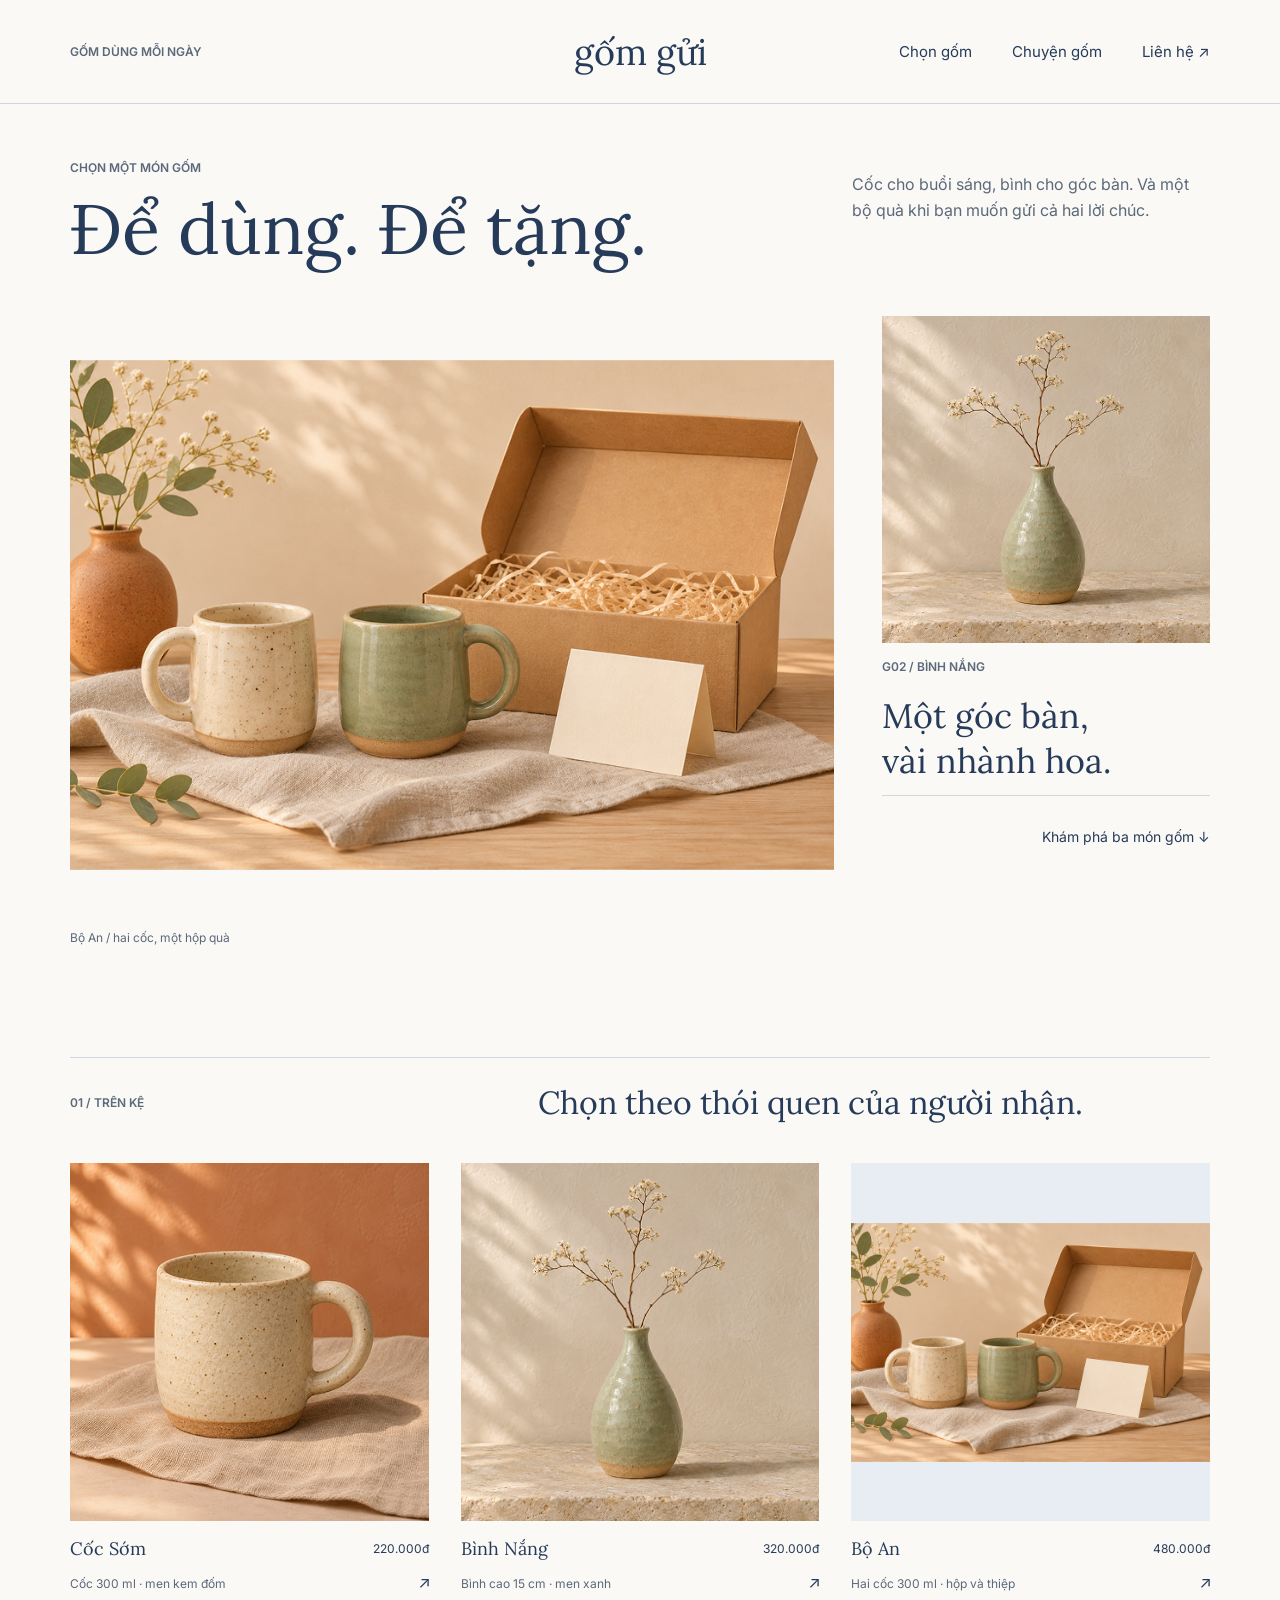
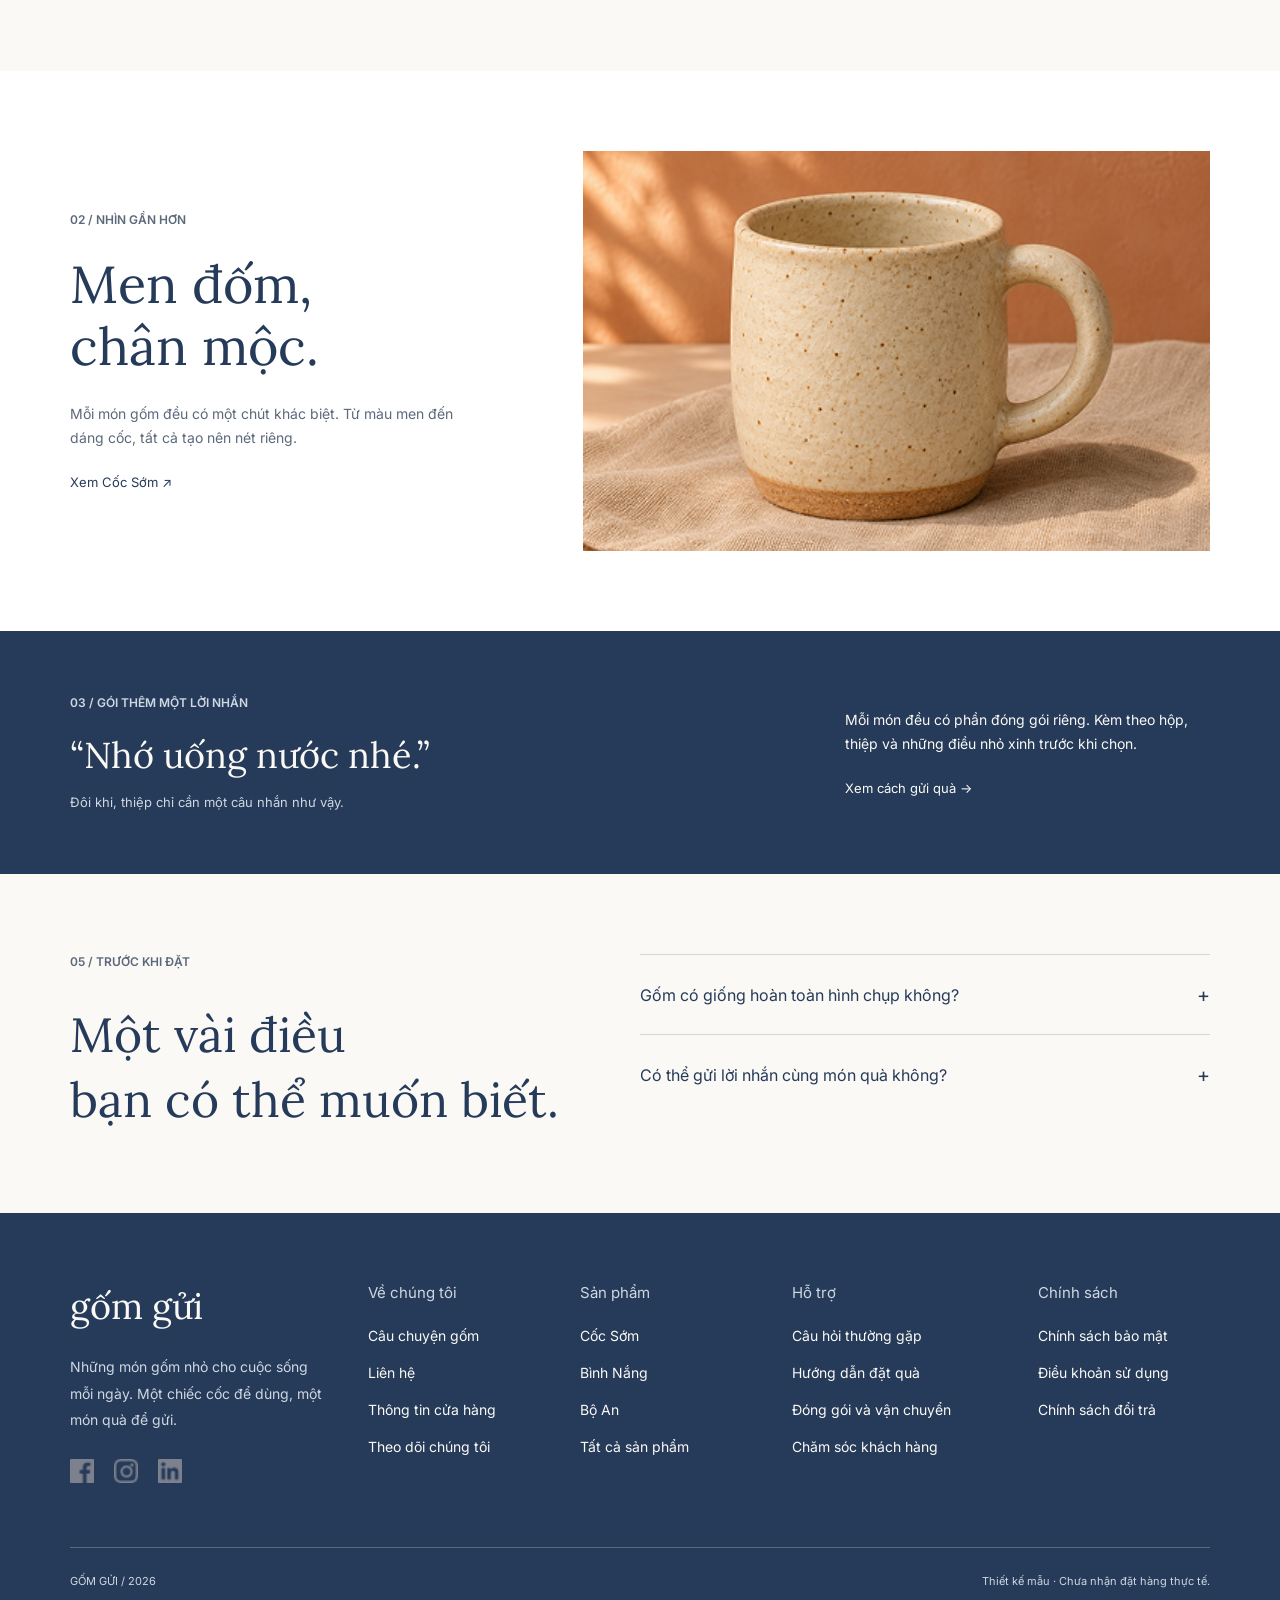
<file: index.html>
<!DOCTYPE html>
<html lang="vi">

<head>
    <meta charset="UTF-8">
    <meta name="viewport" content="width=device-width, initial-scale=1.0">
    <title>Gốm Gửi</title>
    <link rel="stylesheet" href="style.css">
    <link href="https://fonts.googleapis.com/css2?family=Inter:wght@400;600&family=Lora:wght@400&display=swap"
        rel="stylesheet">
</head>

<body>
    <div class="page">

        <header class="header">
            <p class="header-note">GỐM DÙNG MỖI NGÀY</p>
            <a href="#" class="logo">gốm gửi</a>
            <nav class="menu">
                <a href="#chon-gom">Chọn gốm</a>
                <a href="#chuyen-gom">Chuyện gốm</a>
                <a href="#lien-he">Liên hệ ↗</a>
            </nav>
        </header>

        <main>
            <section class="hero">
                <div class="hero-top">
                    <div class="hero-title">
                        <p class="small-title">CHỌN MỘT MÓN GỐM</p>
                        <h1>Để dùng. Để tặng.</h1>
                    </div>
                    <p class="hero-description">
                        Cốc cho buổi sáng, bình cho góc bàn.
                        Và một bộ quà khi bạn muốn gửi cả hai lời chúc.
                    </p>
                </div>

                <div class="hero-content">
                    <div class="main-image">
                        <img src="images/bo-an.png" alt="Bộ An">
                        <p class="image-note">Bộ An / hai cốc, một hộp quà</p>
                    </div>
                    <div class="side-content">
                        <img src="images/binh-nang.png" alt="Bình Nắng">
                        <p class="product-code">G02 / BÌNH NẮNG</p>
                        <h2>Một góc bàn,<br>vài nhành hoa.</h2>

                        <div class="side-line"></div>
                        <a href="#chon-gom" class="view-more">Khám phá ba món gốm ↓</a>
                    </div>
                </div>
            </section>

            <section class="product-section" id="chon-gom">
                <div class="section-top">
                    <p>01 / TRÊN KỆ</p>
                    <h2>Chọn theo thói quen của người nhận.</h2>
                </div>

                <div class="product-list">
                    <div class="product-item">
                        <a href="coc-som.html" class="product-image-link">
                            <img src="images/coc-gom.png" alt="Cốc Sớm">
                        </a>
                        <div class="product-info">
                            <div class="product-name">
                                <h3>
                                    <a href="coc-som.html">Cốc Sớm</a>
                                </h3>
                                <p>220.000đ</p>
                            </div>
                            <div class="product-description">
                                <p>Cốc 300 ml · men kem đốm</p>
                                <a href="coc-som.html" class="product-arrow">
                                    <img src="images/arrow-up-right.png" alt="Xem Cốc Sớm">
                                </a>
                            </div>
                        </div>
                    </div>

                    <div class="product-item">
                        <a href="binh-nang.html" class="product-image-link">
                            <img src="images/binh-xanh.png" alt="Bình Nắng">
                        </a>
                        <div class="product-info">
                            <div class="product-name">
                                <h3>
                                    <a href="binh-nang.html">Bình Nắng</a>
                                </h3>
                                <p>320.000đ</p>
                            </div>
                            <div class="product-description">
                                <p>Bình cao 15 cm · men xanh</p>
                                <a href="binh-nang.html" class="product-arrow">
                                    <img src="images/arrow-up-right.png" alt="Xem Bình Nắng">
                                </a>
                            </div>
                        </div>
                    </div>
                    <div class="product-item">
                        <a href="./bo-an.html" class="product-image-link">
                            <img src="./images/bo-an.png" alt="Bộ An">
                        </a>
                        <div class="product-info">
                            <div class="product-name">
                                <h3><a href="./bo-an.html">Bộ An</a></h3>
                                <p>480.000đ</p>
                            </div>
                            <div class="product-description">
                                <p>Hai cốc 300 ml · hộp và thiệp</p>
                                <a href="./bo-an.html" class="product-arrow">
                                    <img src="./images/arrow-up-right.png" alt="Xem Bộ An">
                                </a>
                            </div>
                        </div>
                    </div>
            </section>

            <section class="detail-section" id="chuyen-gom">
                <div class="detail-content">
                    <p class="section-label">02 / NHÌN GẦN HƠN</p>
                    <h2>Men đốm,<br>chân mộc.</h2>
                    <p>
                        Mỗi món gốm đều có một chút khác biệt.
                        Từ màu men đến dáng cốc, tất cả tạo nên nét riêng.
                    </p>
                    <a href="coc-som.html">Xem Cốc Sớm ↗</a>
                </div>

                <div class="detail-image">
                    <a href="coc-som.html">
                        <img src="images/coc-gom.png" alt="Cốc gốm men đốm">
                    </a>
                </div>
            </section>

            <section class="gift-section" id="gift-section">
                <div class="gift-content">
                    <div>
                        <p class="section-label">03 / GÓI THÊM MỘT LỜI NHẮN</p>
                        <h2>“Nhớ uống nước nhé.”</h2>
                        <p>Đôi khi, thiệp chỉ cần một câu nhắn như vậy.</p>
                    </div>

                    <div class="gift-description">
                        <p>
                            Mỗi món đều có phần đóng gói riêng.
                            Kèm theo hộp, thiệp và những điều nhỏ xinh
                            trước khi chọn.
                        </p>
                        <a href="#faq">Xem cách gửi quà →</a>
                    </div>
                </div>
            </section>

            <section class="faq-section" id="faq">
                <div class="faq-title">
                    <p class="section-label">05 / TRƯỚC KHI ĐẶT</p>
                    <h2>Một vài điều<br>bạn có thể muốn biết.</h2>
                </div>

                <div class="faq-list">
                    <div class="faq-item">
                        <p>Gốm có giống hoàn toàn hình chụp không?</p>
                        <span>+</span>
                    </div>
                    <div class="faq-item">
                        <p>Có thể gửi lời nhắn cùng món quà không?</p>
                        <span>+</span>
                    </div>
                </div>
            </section>
        </main>
        <footer class="footer" id="lien-he">
            <div class="footer-container">
                <div class="footer-intro">
                    <a href="#" class="footer-logo">gốm gửi</a>
                    <p>
                        Những món gốm nhỏ cho cuộc sống mỗi ngày.
                        Một chiếc cốc để dùng, một món quà để gửi.
                    </p>
                    <div class="footer-social">
                        <a href="#"><img src="images/facebook.png" alt="Facebook"></a>
                        <a href="#"><img src="images/instagram.png" alt="Instagram"></a>
                        <a href="#"><img src="images/linkedin.png" alt="TikTok"></a>
                    </div>
                </div>
                <div class="footer-column">
                    <h3>Về chúng tôi</h3>
                    <a href="#chuyen-gom">Câu chuyện gốm</a>
                    <a href="#lien-he">Liên hệ</a>
                    <a href="#">Thông tin cửa hàng</a>
                    <a href="#">Theo dõi chúng tôi</a>
                </div>

                <div class="footer-column">
                    <h3>Sản phẩm</h3>
                    <a href="coc-som.html">Cốc Sớm</a>
                    <a href="binh-nang.html">Bình Nắng</a>
                    <a href="bo-an.html">Bộ An</a>
                    <a href="#chon-gom">Tất cả sản phẩm</a>
                </div>

                <div class="footer-column">
                    <h3>Hỗ trợ</h3>
                    <a href="#faq">Câu hỏi thường gặp</a>
                    <a href="#gift-section">Hướng dẫn đặt quà</a>
                    <a href="#">Đóng gói và vận chuyển</a>
                    <a href="#">Chăm sóc khách hàng</a>
                </div>

                <div class="footer-column">
                    <h3>Chính sách</h3>
                    <a href="#">Chính sách bảo mật</a>
                    <a href="#">Điều khoản sử dụng</a>
                    <a href="#">Chính sách đổi trả</a>
                </div>
            </div>

            <div class="footer-bottom">
                <p>GỐM GỬI / 2026</p>
                <p>Thiết kế mẫu · Chưa nhận đặt hàng thực tế.</p>
            </div>
        </footer>
    </div>
</body>

</html>
</file>
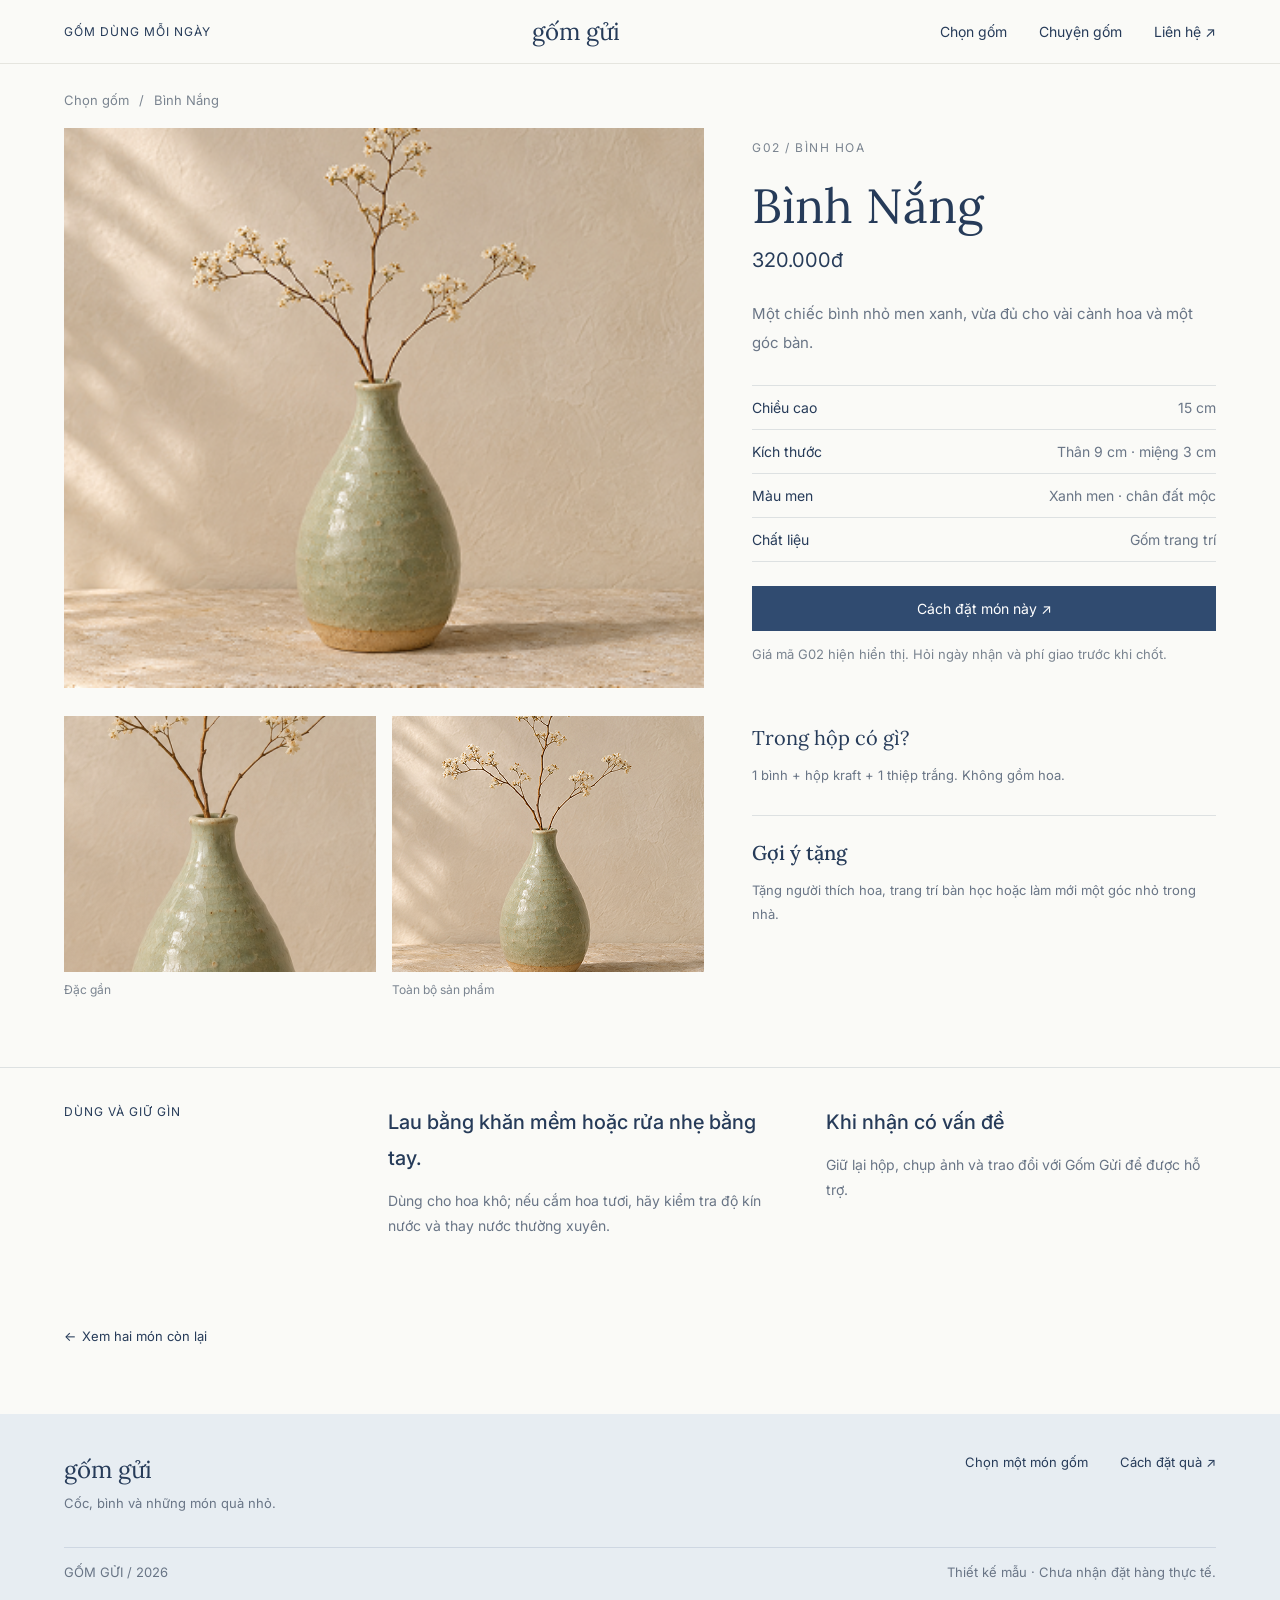
<file: binh-nang.html>
<!DOCTYPE html>
<html lang="vi">
<head>
    <meta charset="UTF-8">
    <meta name="viewport" content="width=device-width, initial-scale=1.0">
    <title>Bình Nắng - Gốm Gửi</title>
    <link rel="stylesheet" href="binh-nang.css">
    <link href="https://fonts.googleapis.com/css2?family=Inter:wght@400;500;600&family=Lora:wght@400;500;600&display=swap" rel="stylesheet">
</head>
<body>
    <div class="page">

        <header class="header">
            <p class="header-note">GỐM DÙNG MỖI NGÀY</p>
            <a href="index.html" class="logo">gốm gửi</a>
            <nav class="menu">
                <a href="index.html#chon-gom">Chọn gốm</a>
                <a href="index.html#chuyen-gom">Chuyện gốm</a>
                <a href="index.html#lien-he">Liên hệ ↗</a>
            </nav>
        </header>

        <main>
            <div class="breadcrumb">
                <a href="index.html">Chọn gốm</a>
                <span>/</span>
                <span>Bình Nắng</span>
            </div>

            <section class="product-detail">
                <div class="product-left">
                    <div class="main-image">
                        <img src="images/binh-nang.png" alt="Bình Nắng">
                    </div>

                    <div class="detail-images">
                        <div class="detail-image">
                            <img src="images/binh-nang-gan.png" alt="Chi tiết Bình Nắng">
                            <p>Đặc gần</p>
                        </div>
                        <div class="detail-image">
                            <img src="images/binh-nang-toan-canh.png" alt="Toàn cảnh Bình Nắng">
                            <p>Toàn bộ sản phẩm</p>
                        </div>
                    </div>
                </div>

                <div class="product-info">
                    <p class="product-code">G02 / BÌNH HOA</p>
                    <h1>Bình Nắng</h1>
                    <p class="price">320.000đ</p>

                    <p class="intro">
                        Một chiếc bình nhỏ men xanh, vừa đủ cho vài cành hoa
                        và một góc bàn.
                    </p>

                    <div class="specifications">
                        <div class="spec-row">
                            <span>Chiều cao</span>
                            <span>15 cm</span>
                        </div>
                        <div class="spec-row">
                            <span>Kích thước</span>
                            <span>Thân 9 cm · miệng 3 cm</span>
                        </div>
                        <div class="spec-row">
                            <span>Màu men</span>
                            <span>Xanh men · chân đất mộc</span>
                        </div>
                        <div class="spec-row">
                            <span>Chất liệu</span>
                            <span>Gốm trang trí</span>
                        </div>
                    </div>

                    <a href="index.html#lien-he" class="order-button">
                        Cách đặt món này ↗
                    </a>

                    <p class="note">
                        Giá mã G02 hiện hiển thị. Hỏi ngày nhận và phí giao trước khi chốt.
                    </p>

                    <div class="box-info">
                        <h2>Trong hộp có gì?</h2>
                        <p>1 bình + hộp kraft + 1 thiệp trắng. Không gồm hoa.</p>
                    </div>

                    <div class="gift-info">
                        <h3>Gợi ý tặng</h3>
                        <p>
                            Tặng người thích hoa, trang trí bàn học hoặc làm mới
                            một góc nhỏ trong nhà.
                        </p>
                    </div>
                </div>
            </section>

            <section class="care-section">
                <div class="care-title">
                    <p>DÙNG VÀ GIỮ GÌN</p>
                </div>

                <div class="care-content">
                    <div class="care-item">
                        <h3>Lau bằng khăn mềm hoặc rửa nhẹ bằng tay.</h3>
                        <p>
                            Dùng cho hoa khô; nếu cắm hoa tươi, hãy kiểm tra
                            độ kín nước và thay nước thường xuyên.
                        </p>
                    </div>

                    <div class="care-item">
                        <h3>Khi nhận có vấn đề</h3>
                        <p>
                            Giữ lại hộp, chụp ảnh và trao đổi với Gốm Gửi
                            để được hỗ trợ.
                        </p>
                    </div>
                </div>
            </section>

            <section class="back-section">
                <a href="index.html#chon-gom" class="back-link">
                    <span>←</span>
                    <span>Xem hai món còn lại</span>
                </a>
            </section>
        </main>

        <footer class="footer">
            <div class="footer-top">
                <div>
                    <a href="index.html" class="footer-logo">gốm gửi</a>
                    <p>Cốc, bình và những món quà nhỏ.</p>
                </div>

                <div class="footer-links">
                    <a href="index.html#chon-gom">Chọn một món gốm</a>
                    <a href="index.html#gift-section">Cách đặt quà ↗</a>
                </div>
            </div>

            <div class="footer-bottom">
                <p>GỐM GỬI / 2026</p>
                <p>Thiết kế mẫu · Chưa nhận đặt hàng thực tế.</p>
            </div>
        </footer>

    </div>
</body>
</html>
</file>
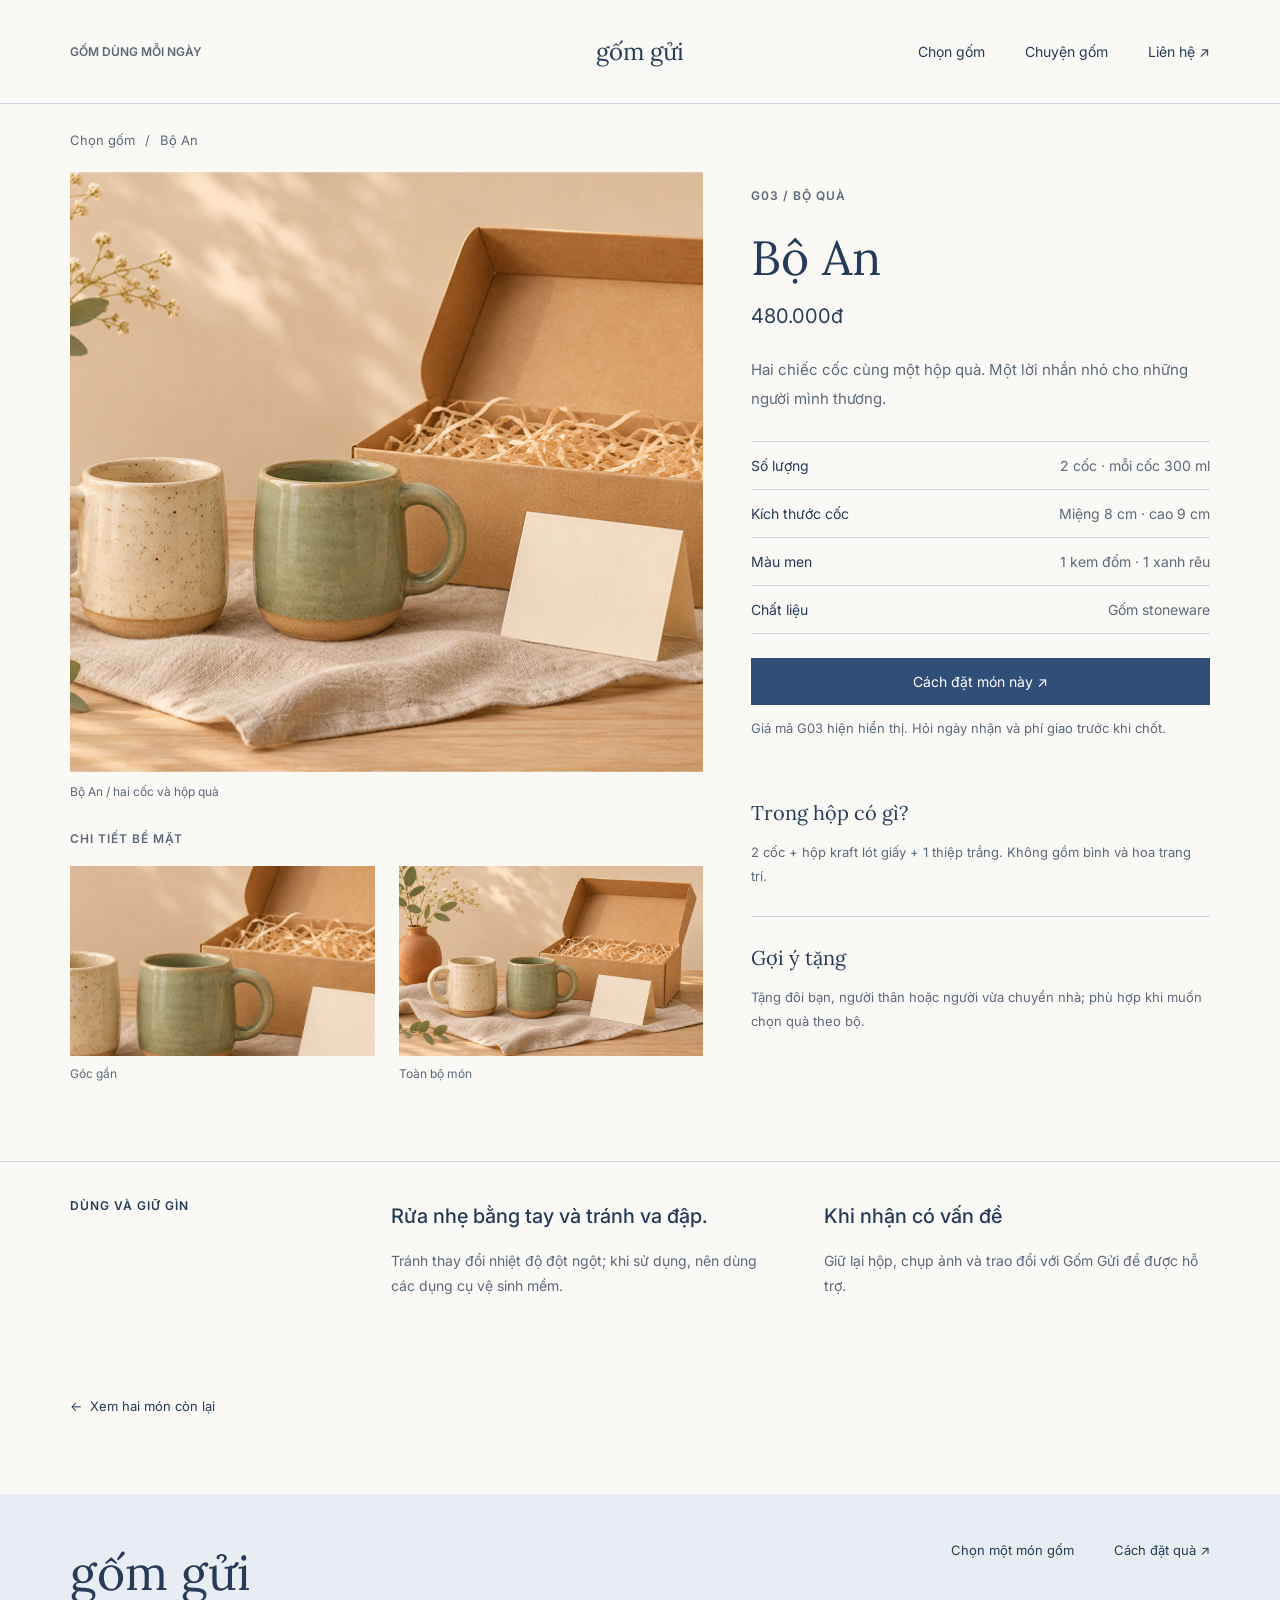
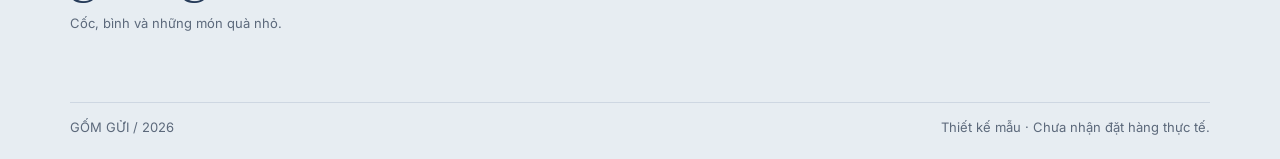
<file: bo-an.html>
<!DOCTYPE html>
<html lang="vi">
<head>
    <meta charset="UTF-8">
    <meta name="viewport" content="width=device-width, initial-scale=1.0">
    <title>Bộ An - Gốm Gửi</title>
    <link rel="stylesheet" href="bo-an.css">
    <link href="https://fonts.googleapis.com/css2?family=Inter:wght@400;500;600&family=Lora:wght@400;500;600&display=swap" rel="stylesheet">
</head>
<body>
    <div class="page">

        <header class="header">
            <p class="header-note">GỐM DÙNG MỖI NGÀY</p>
            <a href="index.html" class="logo">gốm gửi</a>
            <nav class="menu">
                <a href="index.html#chon-gom">Chọn gốm</a>
                <a href="index.html#chuyen-gom">Chuyện gốm</a>
                <a href="index.html#lien-he">Liên hệ ↗</a>
            </nav>
        </header>

        <main>
            <div class="breadcrumb">
                <a href="index.html#chon-gom">Chọn gốm</a>
                <span>/</span>
                <span>Bộ An</span>
            </div>

            <section class="product-detail">
                <div class="product-left">
                    <div class="main-image">
                        <img src="images/bo-an.png" alt="Bộ An">
                    </div>

                    <p class="image-caption">Bộ An / hai cốc và hộp quà</p>

                    <p class="detail-label">CHI TIẾT BỀ MẶT</p>

                    <div class="detail-images">
                        <div class="detail-image">
                            <img src="images/bo-an-gan.png" alt="Chi tiết cốc Bộ An">
                            <p>Góc gần</p>
                        </div>
                        <div class="detail-image">
                            <img src="images/bo-an-toan-canh.png" alt="Toàn bộ Bộ An">
                            <p>Toàn bộ món</p>
                        </div>
                    </div>
                </div>

                <div class="product-info">
                    <p class="product-code">G03 / BỘ QUÀ</p>
                    <h1>Bộ An</h1>
                    <p class="price">480.000đ</p>

                    <p class="intro">
                        Hai chiếc cốc cùng một hộp quà.
                        Một lời nhắn nhỏ cho những người mình thương.
                    </p>

                    <div class="specifications">
                        <div class="spec-row">
                            <span>Số lượng</span>
                            <span>2 cốc · mỗi cốc 300 ml</span>
                        </div>
                        <div class="spec-row">
                            <span>Kích thước cốc</span>
                            <span>Miệng 8 cm · cao 9 cm</span>
                        </div>
                        <div class="spec-row">
                            <span>Màu men</span>
                            <span>1 kem đốm · 1 xanh rêu</span>
                        </div>
                        <div class="spec-row">
                            <span>Chất liệu</span>
                            <span>Gốm stoneware</span>
                        </div>
                    </div>

                    <a href="index.html#lien-he" class="order-button">
                        Cách đặt món này ↗
                    </a>

                    <p class="note">
                        Giá mã G03 hiện hiển thị. Hỏi ngày nhận và phí giao trước khi chốt.
                    </p>

                    <div class="box-info">
                        <h2>Trong hộp có gì?</h2>
                        <p>
                            2 cốc + hộp kraft lót giấy + 1 thiệp trắng.
                            Không gồm bình và hoa trang trí.
                        </p>
                    </div>

                    <div class="gift-info">
                        <h3>Gợi ý tặng</h3>
                        <p>
                            Tặng đôi bạn, người thân hoặc người vừa chuyển nhà;
                            phù hợp khi muốn chọn quà theo bộ.
                        </p>
                    </div>
                </div>
            </section>

            <section class="care-section">
                <div class="care-title">
                    <p>DÙNG VÀ GIỮ GÌN</p>
                </div>

                <div class="care-content">
                    <div class="care-item">
                        <h3>Rửa nhẹ bằng tay và tránh va đập.</h3>
                        <p>
                            Tránh thay đổi nhiệt độ đột ngột; khi sử dụng,
                            nên dùng các dụng cụ vệ sinh mềm.
                        </p>
                    </div>

                    <div class="care-item">
                        <h3>Khi nhận có vấn đề</h3>
                        <p>
                            Giữ lại hộp, chụp ảnh và trao đổi với Gốm Gửi
                            để được hỗ trợ.
                        </p>
                    </div>
                </div>
            </section>

            <section class="back-section">
                <a href="index.html#chon-gom" class="back-link">
                    <span>←</span>
                    <span>Xem hai món còn lại</span>
                </a>
            </section>
        </main>

        <footer class="footer">
            <div class="footer-top">
                <div>
                    <a href="index.html" class="footer-logo">gốm gửi</a>
                    <p>Cốc, bình và những món quà nhỏ.</p>
                </div>

                <div class="footer-links">
                    <a href="index.html#chon-gom">Chọn một món gốm</a>
                    <a href="index.html#gift-section">Cách đặt quà ↗</a>
                </div>
            </div>

            <div class="footer-bottom">
                <p>GỐM GỬI / 2026</p>
                <p>Thiết kế mẫu · Chưa nhận đặt hàng thực tế.</p>
            </div>
        </footer>

    </div>
</body>
</html>
</file>
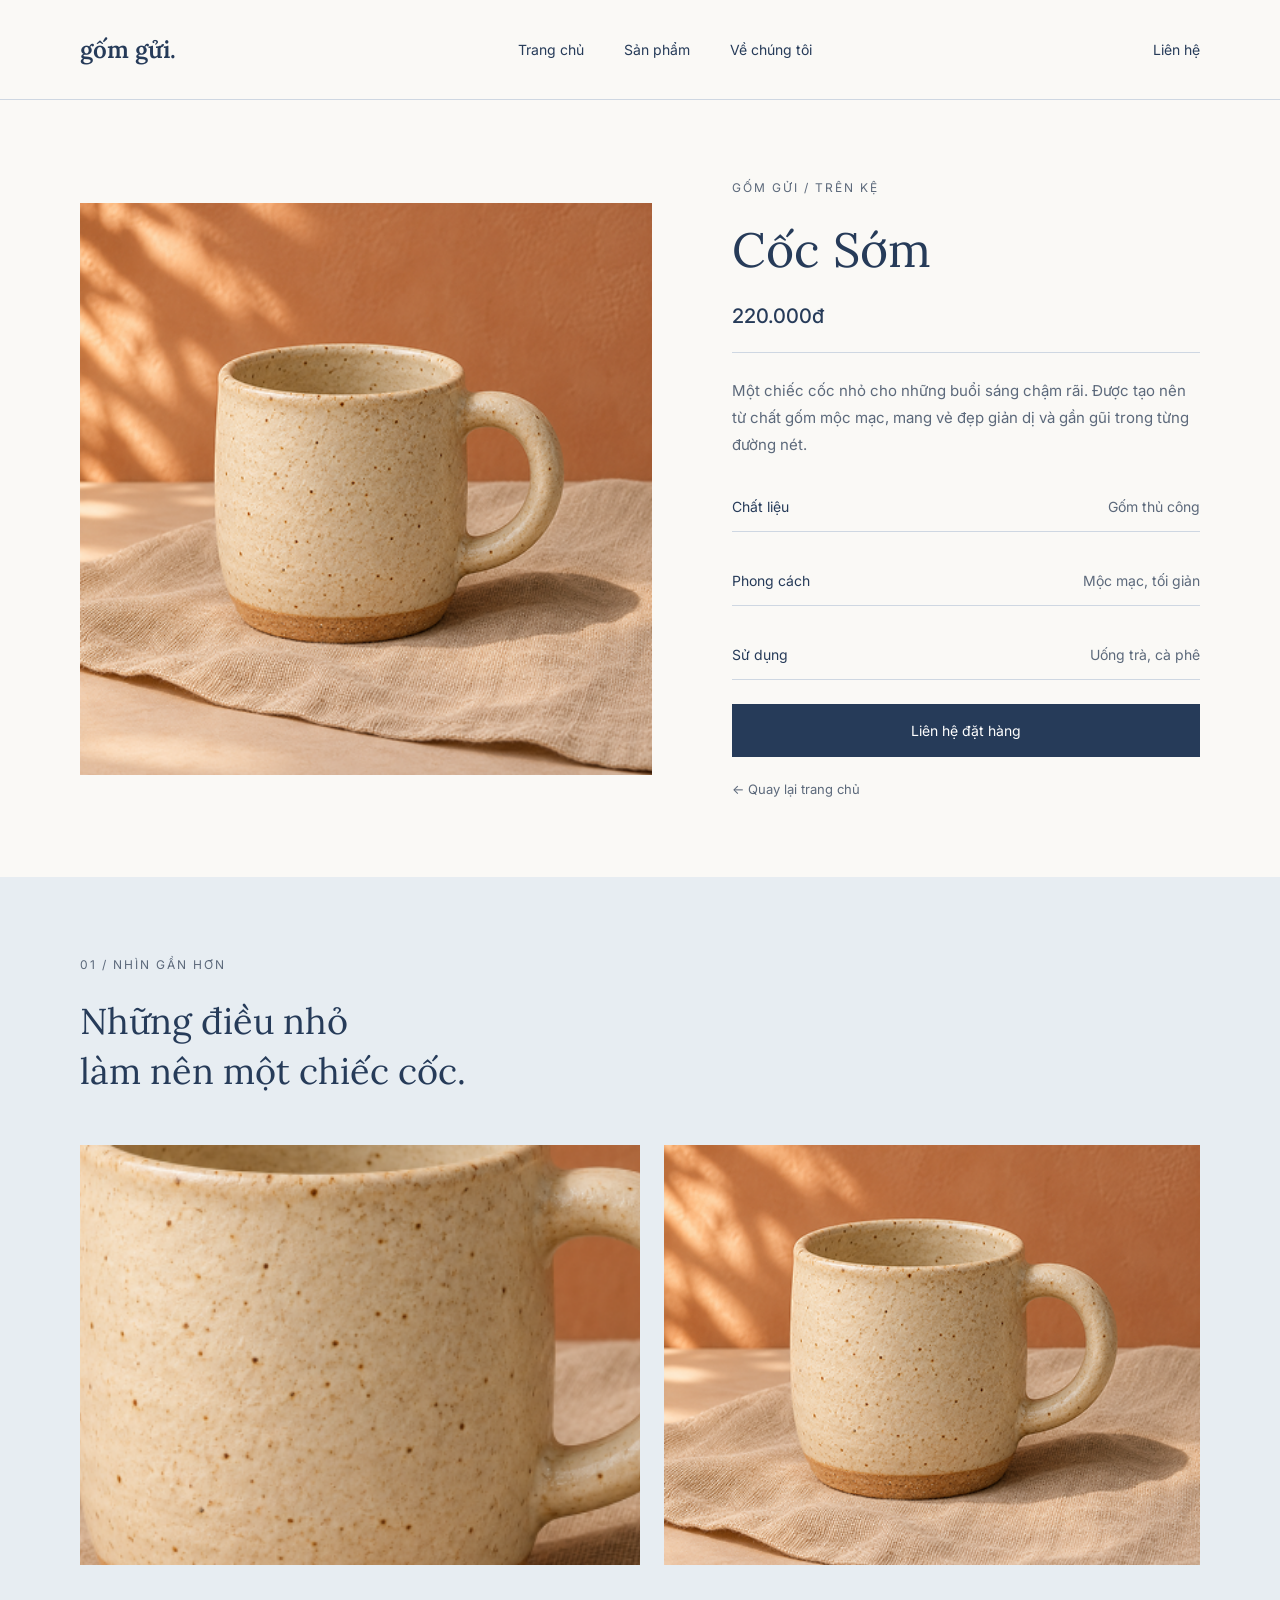
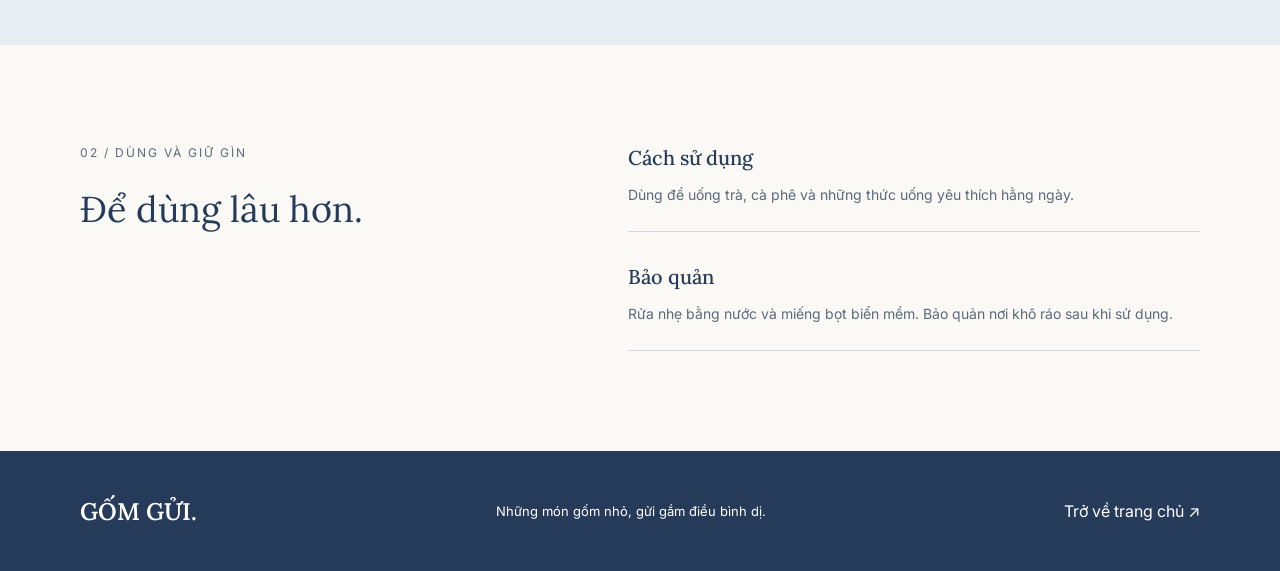
<file: coc-som.html>
<!DOCTYPE html>
<html lang="vi">
<head>
    <meta charset="UTF-8">
    <meta name="viewport" content="width=device-width, initial-scale=1.0">
    <title>Cốc Sớm - Gốm Gửi</title>
    <link rel="stylesheet" href="coc-som.css">
    <link href="https://fonts.googleapis.com/css2?family=Inter:wght@400;500;600;700&family=Lora:wght@400;500;600&display=swap" rel="stylesheet">
</head>
<body>
    <div class="page">

        <header class="header">
            <a href="index.html" class="logo">gốm gửi.</a>
            <nav class="menu">
                <a href="index.html">Trang chủ</a>
                <a href="index.html#san-pham">Sản phẩm</a>
                <a href="index.html#ve-chung-toi">Về chúng tôi</a>
            </nav>
            <a href="#" class="header-link">Liên hệ</a>
        </header>

        <main>
            <section class="product-detail">
                <div class="product-image">
                    <img src="images/coc-som.png" alt="Cốc Sớm">
                </div>

                <div class="product-info">
                    <p class="category">GỐM GỬI / TRÊN KỆ</p>
                    <h1>Cốc Sớm</h1>
                    <p class="price">220.000đ</p>

                    <div class="line"></div>

                    <p class="description">
                        Một chiếc cốc nhỏ cho những buổi sáng chậm rãi.
                        Được tạo nên từ chất gốm mộc mạc, mang vẻ đẹp
                        giản dị và gần gũi trong từng đường nét.
                    </p>

                    <div class="info-item">
                        <span>Chất liệu</span>
                        <span>Gốm thủ công</span>
                    </div>

                    <div class="info-item">
                        <span>Phong cách</span>
                        <span>Mộc mạc, tối giản</span>
                    </div>

                    <div class="info-item">
                        <span>Sử dụng</span>
                        <span>Uống trà, cà phê</span>
                    </div>

                    <a href="index.html#lien-he" class="contact-button">Liên hệ đặt hàng</a>

                    <a href="index.html" class="back-link">← Quay lại trang chủ</a>
                </div>
            </section>

            <section class="product-story">
                <div class="story-title">
                    <p>01 / NHÌN GẦN HƠN</p>
                    <h2>Những điều nhỏ<br>làm nên một chiếc cốc.</h2>
                </div>

                <div class="story-images">
                    <img src="images/coc-som-gan.png" alt="Chi tiết Cốc Sớm">
                    <img src="images/coc-som-toan-canh.png" alt="Toàn cảnh Cốc Sớm">
                </div>
            </section>

            <section class="product-care">
                <div class="care-title">
                    <p>02 / DÙNG VÀ GIỮ GÌN</p>
                    <h2>Để dùng lâu hơn.</h2>
                </div>

                <div class="care-content">
                    <div class="care-item">
                        <h3>Cách sử dụng</h3>
                        <p>Dùng để uống trà, cà phê và những thức uống yêu thích hằng ngày.</p>
                    </div>

                    <div class="care-item">
                        <h3>Bảo quản</h3>
                        <p>Rửa nhẹ bằng nước và miếng bọt biển mềm. Bảo quản nơi khô ráo sau khi sử dụng.</p>
                    </div>
                </div>
            </section>
        </main>

        <footer class="footer">
            <a href="index.html" class="logo">GỐM GỬI.</a>
            <p>Những món gốm nhỏ, gửi gắm điều bình dị.</p>
            <a href="index.html">Trở về trang chủ ↗</a>
        </footer>

    </div>
</body>
</html>
</file>
<file: style.css>
* {
    margin: 0;
    padding: 0;
    box-sizing: border-box;
}

html {
    scroll-behavior: smooth;
}

body {
    width: 100%;
    display: flex;
    justify-content: center;
    color: #263B59;
    font-family: 'Inter', sans-serif;
}

.page {
    width: 100%;
    max-width: 1440px;
    display: flex;
    flex-direction: column;
}

.header {
    width: 100%;
    height: 104px;
    padding: 0 5.5%;
    display: flex;
    justify-content: space-between;
    align-items: center;
    position: relative;
    border-bottom: 1px solid #CED7E2;
    background-color: #FAF9F6;
}

.header-note {
    width: 270px;
    font-size: 12px;
    font-weight: 600;
    color: #5C697B;
}

.logo {
    position: absolute;
    left: 50%;
    transform: translateX(-50%);
    font-family: 'Lora', serif;
    font-size: 36px;
    color: #263B59;
    text-decoration: none;
}

.menu {
    display: flex;
    align-items: center;
    gap: 40px;
}

.menu a {
    color: #263B59;
    font-size: 15px;
    text-decoration: none;
}

.hero {
    width: 100%;
    padding: 56px 5.5% 64px;
    background-color: #FAF9F6;
}

.hero-top {
    min-height: 156px;
    display: flex;
    justify-content: space-between;
    position: relative;
}

.hero-title {
    width: 70%;
}

.small-title,
.section-label {
    font-size: 12px;
    font-weight: 600;
    color: #5C697B;
    padding-bottom: 10px;
}

.hero-title h1 {
    font-family: 'Lora', serif;
    font-size: 70px;
    font-weight: 400;
    line-height: 1.25;
}

.hero-description {
    width: 32%;
    font-size: 16px;
    line-height: 26px;
    color: #5C697B;
    padding-top: 11px;
}

.hero-content {
    width: 100%;
    display: flex;
    gap: 48px;
}

.main-image {
    width: 70%;
    min-width: 0;
}

.main-image img {
    width: 100%;
    height: 598px;
    display: block;
    object-fit: contain;
    object-position: center;
}

.image-note {
    padding-top: 16px;
    font-size: 12px;
    color: #5C697B;
}

.side-content {
    width: 30%;
    min-width: 0;
    display: flex;
    flex-direction: column;
    align-items: flex-start;
}

.side-content img {
    width: 100%;
    aspect-ratio: 1 / 1;
    display: block;
    object-fit: cover;
}

.product-code {
    padding-top: 16px;
    font-size: 12px;
    font-weight: 600;
    color: #5C697B;
}

.side-content h2 {
    padding-top: 20px;
    font-family: 'Lora', serif;
    font-size: 34px;
    font-weight: 400;
    line-height: 1.3;
}

.side-content a {
    padding-top: 24px;
    font-size: 14px;
    color: #263B59;
    text-decoration: none;
}

.side-line {
    width: 100%;
    height: 1px;
    background-color: #CED7E2;
    margin-top: 12px;
}

.side-content .view-more {
    align-self: flex-end;
    padding-top: 32px;
}

.product-section {
    width: 100%;
    padding: 48px 5.5% 80px;
    background-color: #FAF9F6;
}

.section-top {
    width: 100%;
    min-height: 64px;
    display: flex;
    justify-content: space-between;
    align-items: center;
    border-top: 1px solid #CED7E2;
    padding-top: 24px;
}

.section-top p {
    font-size: 12px;
    font-weight: 600;
    color: #5C697B;
}

.section-top h2 {
    width: 70%;
    text-align: center;
    font-family: 'Lora', serif;
    font-size: 32px;
    font-weight: 400;
}

.product-list {
    width: 100%;
    display: flex;
    gap: 32px;
    padding-top: 40px;
}

.product-item {
    flex: 1;
    min-width: 0;
}

.product-item img {
    width: 100%;
    aspect-ratio: 1 / 1;
    display: block;
    object-fit: cover;
}
.product-item:nth-child(3) .product-image-link {
    display: block;
    background-color: #E7EDF2;
}
.product-item:nth-child(3) img {
    width: 100%;
    aspect-ratio: 1 / 1;
    object-fit: contain;
}

.product-info {
    padding-top: 16px;
}

.product-name {
    display: flex;
    justify-content: space-between;
    align-items: center;
}

.product-name h3 {
    font-family: 'Lora', serif;
    font-size: 18px;
    font-weight: 400;
}
.product-name h3,
.product-name a {
    font-family: 'Lora', serif;
    font-size: 18px;
    font-weight: 400;
    color: #263B59;
    text-decoration: none;
}
.product-name p {
    font-size: 12px;
}

.product-description {
    display: flex;
    justify-content: space-between;
    align-items: center;
    padding-top: 16px;
}

.product-description p {
    font-size: 12px;
    color: #5C697B;
}

.product-description a {
    font-size: 16px;
    color: #263B59;
    text-decoration: none;
}

.detail-section {
    width: 100%;
    min-height: 560px;
    padding: 80px 5.5%;
    display: flex;
    justify-content: space-between;
    align-items: center;
    gap: 48px;
}

.detail-content {
    width: 40%;
}

.detail-content h2 {
    font-family: 'Lora', serif;
    font-size: 52px;
    font-weight: 400;
    line-height: 1.2;
    padding-top: 16px;
}

.detail-content > p:not(.section-label) {
    max-width: 420px;
    padding-top: 24px;
    font-size: 14px;
    line-height: 24px;
    color: #5C697B;
}

.detail-content a {
    display: inline-block;
    padding-top: 24px;
    font-size: 13px;
    color: #263B59;
    text-decoration: none;
}

.detail-image {
    width: 55%;
}

.detail-image img {
    width: 100%;
    height: 400px;
    display: block;
    object-fit: cover;
}

.gift-section {
    width: 100%;
    padding: 64px 5.5%;
    background-color: #263B59;
    color: #FAF9F6;
}

.gift-content {
    display: flex;
    justify-content: space-between;
    align-items: center;
    gap: 48px;
}

.gift-section .section-label {
    color: #CED7E2;
}

.gift-content h2 {
    font-family: 'Lora', serif;
    font-size: 36px;
    font-weight: 400;
    padding-top: 12px;
}

.gift-content > div:first-child > p:last-child {
    padding-top: 16px;
    font-size: 13px;
    color: #CED7E2;
}

.gift-description {
    width: 32%;
}

.gift-description p {
    font-size: 14px;
    line-height: 24px;
}

.gift-description a {
    display: inline-block;
    padding-top: 24px;
    color: #FAF9F6;
    font-size: 13px;
    text-decoration: none;
}

.faq-section {
    width: 100%;
    padding: 80px 5.5%;
    display: flex;
    justify-content: space-between;
    align-items: flex-start;
    gap: 48px;
    background-color: #FAF9F6;
}

.faq-title {
    width: 45%;
}

.faq-title h2 {
    padding-top: 24px;
    font-family: 'Lora', serif;
    font-size: 48px;
    font-weight: 400;
    line-height: 1.35;
}

.faq-list {
    width: 50%;
}

.faq-item {
    min-height: 80px;
    display: flex;
    justify-content: space-between;
    align-items: center;
    gap: 20px;
    border-top: 1px solid #CED7E2;
    font-size: 16px;
}

.faq-item span {
    font-size: 20px;
}


.footer {
    width: 100%;
    padding: 70px 5.5% 24px;
    background-color: #263B59;
    color: #FAF9F6;
}
.footer-container {
    display: grid;
    grid-template-columns: 1.5fr 1fr 1fr 1.2fr 1fr;
    gap: 40px;
    padding-bottom: 60px;
}
.footer-intro {
    max-width: 300px;
}
.footer-logo {
    display: inline-block;
    font-family: 'Lora', serif;
    font-size: 36px;
    color: #FAF9F6;
    text-decoration: none;
    margin-bottom: 25px;
}
.footer-intro p {
    font-size: 14px;
    line-height: 1.9;
    color: #CED7E2;
    margin-bottom: 25px;
}
.footer-social {
    display: flex;
    gap: 20px;
    align-items: center;
}
.footer-social img {
    width: 24px;
    height: 24px;
    object-fit: contain;
}
.footer-column {
    display: flex;
    flex-direction: column;
    gap: 20px;
}
.footer-column h3 {
    color: #CED7E2;
    font-size: 15px;
    font-weight: 400;
    margin-bottom: 5px;
}
.footer-column a {
    color: #FAF9F6;
    font-size: 14px;
    text-decoration: none;
}
.footer-column a:hover,
.footer-social a:hover {
    color: #D6B58C;
}
.footer-bottom {
    min-height: 48px;
    display: flex;
    justify-content: space-between;
    align-items: center;
    border-top: 1px solid #5C697B;
    padding-top: 20px;
    font-size: 11px;
    color: #CED7E2;
}
</file>
<file: binh-nang.css>
* {
    margin: 0;
    padding: 0;
    box-sizing: border-box;
}

body {
    display: flex;
    justify-content: center;
    font-family: 'Inter', sans-serif;
    background-color: #FAFAF7;
    color: #263B59;
}

.page {
    width: 100%;
    max-width: 1440px;
}

.header {
    height: 64px;
    display: flex;
    justify-content: space-between;
    align-items: center;
    padding: 0 64px;
    border-bottom: 1px solid #E5E5DF;
}

.header-note {
    font-size: 12px;
    letter-spacing: 1px;
}

.logo,
.footer-logo {
    font-family: 'Lora', serif;
    font-size: 24px;
    color: #263B59;
    text-decoration: none;
}

.menu {
    display: flex;
    align-items: center;
    gap: 32px;
}

.menu a {
    font-size: 14px;
    color: #263B59;
    text-decoration: none;
}

.breadcrumb {
    display: flex;
    gap: 10px;
    padding: 28px 64px 20px;
    font-size: 13px;
    color: #7A8490;
}

.breadcrumb a {
    color: #7A8490;
    text-decoration: none;
}

.product-detail {
    display: flex;
    align-items: flex-start;
    gap: 48px;
    padding: 0 64px 70px;
}

.product-left {
    width: 58%;
}

.main-image {
    width: 100%;
    height: 560px;
}

.main-image img {
    width: 100%;
    height: 100%;
    display: block;
    object-fit: cover;
}

.detail-images {
    display: flex;
    gap: 16px;
    padding-top: 28px;
}

.detail-image {
    width: 50%;
}

.detail-image img {
    width: 100%;
    height: 256px;
    display: block;
    object-fit: cover;
}
.detail-image p {
    padding-top: 10px;
    font-size: 12px;
    color: #7A8490;
}

.product-info {
    width: 42%;
    display: flex;
    flex-direction: column;
    align-items: flex-start;
    padding-top: 12px;
}

.product-code {
    font-size: 12px;
    letter-spacing: 1.5px;
    color: #7A8490;
}

.product-info h1 {
    padding-top: 20px;
    font-family: 'Lora', serif;
    font-size: 48px;
    font-weight: 400;
}

.price {
    padding-top: 12px;
    font-size: 20px;
}

.intro {
    padding: 28px 0;
    font-size: 15px;
    line-height: 1.9;
    color: #697586;
    border-bottom: 1px solid #DDE1E2;
}

.specifications {
    width: 100%;
}

.spec-row {
    display: flex;
    justify-content: space-between;
    gap: 12px;
    padding: 13px 0;
    border-bottom: 1px solid #DDE1E2;
    font-size: 14px;
}

.spec-row span:last-child {
    color: #697586;
    text-align: right;
}

.order-button {
    width: 100%;
    padding: 14px;
    margin-top: 24px;
    background-color: #304B70;
    color: white;
    text-align: center;
    text-decoration: none;
    font-size: 14px;
}

.note {
    padding-top: 12px;
    font-size: 13px;
    line-height: 1.7;
    color: #7A8490;
}

.box-info {
    width: 100%;
    padding: 36px 0 28px;
    margin-top: 24px;
    border-bottom: 1px solid #DDE1E2;
}

.box-info h2 {
    font-family: 'Lora', serif;
    font-size: 20px;
    font-weight: 400;
}

.box-info p,
.gift-info p {
    padding-top: 14px;
    font-size: 13px;
    line-height: 1.8;
    color: #697586;
}

.gift-info {
    padding-top: 24px;
}

.gift-info h3 {
    font-family: 'Lora', serif;
    font-size: 20px;
    font-weight: 500;
}

.care-section {
    display: flex;
    justify-content: space-between;
    gap: 48px;
    padding: 36px 64px 90px;
    border-top: 1px solid #DDE1E2;
}

.care-title {
    width: 25%;
}

.care-title p {
    font-size: 12px;
    letter-spacing: 1px;
}

.care-content {
    width: 75%;
    display: flex;
    gap: 48px;
}

.care-item {
    width: 50%;
}

.care-item h3 {
    font-size: 20px;
    font-weight: 500;
    line-height: 1.8;
}

.care-item p {
    padding-top: 12px;
    font-size: 14px;
    line-height: 1.8;
    color: #697586;
}

.back-section {
    padding: 0 64px 70px;
}

.back-link {
    display: flex;
    align-items: center;
    gap: 6px;
    color: #263B59;
    text-decoration: none;
    font-size: 13px;
}

.footer {
    padding: 40px 64px 20px;
    background-color: #E7EDF2;
}

.footer-top {
    display: flex;
    justify-content: space-between;
    align-items: flex-start;
    padding-bottom: 36px;
}

.footer-logo {
    display: inline-block;
    font-size: 24px;
}

.footer-top p {
    padding-top: 10px;
    font-size: 13px;
    color: #697586;
}

.footer-links {
    display: flex;
    gap: 32px;
}

.footer-links a {
    font-size: 13px;
    color: #263B59;
    text-decoration: none;
}

.footer-bottom {
    display: flex;
    justify-content: space-between;
    padding-top: 16px;
    border-top: 1px solid #CED7E2;
}

.footer-bottom p {
    font-size: 13px;
    color: #697586;
}
</file>
<file: bo-an.css>
* {
    margin: 0;
    padding: 0;
    box-sizing: border-box;
}

body {
    display: flex;
    justify-content: center;
    font-family: 'Inter', sans-serif;
    background-color: #FAF9F6;
    color: #263B59;
}

.page {
    width: 100%;
    max-width: 1440px;
}

.header {
    width: 100%;
    height: 104px;
    padding: 0 5.5%;
    display: flex;
    justify-content: space-between;
    align-items: center;
    position: relative;
    border-bottom: 1px solid #CED7E2;
}

.header-note {
    font-size: 12px;
    font-weight: 600;
    color: #5C697B;
}

.logo {
    position: absolute;
    left: 50%;
    transform: translateX(-50%);
    font-family: 'Lora', serif;
    font-size: 24px;
    color: #263B59;
    text-decoration: none;
}

.menu {
    display: flex;
    align-items: center;
    gap: 40px;
}

.menu a {
    font-size: 14px;
    color: #263B59;
    text-decoration: none;
}

.breadcrumb {
    display: flex;
    gap: 10px;
    padding: 28px 5.5% 24px;
    font-size: 13px;
    color: #5C697B;
}

.breadcrumb a {
    color: #5C697B;
    text-decoration: none;
}

.product-detail {
    display: flex;
    align-items: flex-start;
    gap: 48px;
    padding: 0 5.5% 80px;
}

.product-left {
    width: 58%;
    min-width: 0;
}

.main-image {
    width: 100%;
    height: 600px;
    background-color: #E7EDF2;
}

.main-image img {
    width: 100%;
    height: 100%;
    display: block;
    object-fit: cover;
}

.image-caption {
    padding-top: 12px;
    font-size: 12px;
    color: #5C697B;
}

.detail-label {
    padding-top: 32px;
    font-size: 12px;
    font-weight: 600;
    letter-spacing: 1px;
    color: #5C697B;
}

.detail-images {
    display: flex;
    gap: 24px;
    padding-top: 20px;
}

.detail-image {
    width: 50%;
    min-width: 0;
}

.detail-image img {
    width: 100%;
    height: 190px;
    display: block;
    object-fit: cover;
}

.detail-image p {
    padding-top: 10px;
    font-size: 12px;
    color: #5C697B;
}

.product-info {
    width: 42%;
    min-width: 0;
    display: flex;
    flex-direction: column;
    align-items: flex-start;
    padding-top: 16px;
}

.product-code {
    font-size: 12px;
    font-weight: 600;
    letter-spacing: 1px;
    color: #5C697B;
}

.product-info h1 {
    padding-top: 24px;
    font-family: 'Lora', serif;
    font-size: 48px;
    font-weight: 400;
}

.price {
    padding-top: 16px;
    font-size: 20px;
}

.intro {
    padding: 28px 0;
    border-bottom: 1px solid #CED7E2;
    font-size: 15px;
    line-height: 1.9;
    color: #5C697B;
}

.specifications {
    width: 100%;
}

.spec-row {
    display: flex;
    justify-content: space-between;
    gap: 16px;
    padding: 15px 0;
    border-bottom: 1px solid #CED7E2;
    font-size: 14px;
}

.spec-row span:last-child {
    color: #5C697B;
    text-align: right;
}

.order-button {
    width: 100%;
    padding: 15px;
    margin-top: 24px;
    background-color: #304F78;
    color: #FFFFFF;
    text-align: center;
    text-decoration: none;
    font-size: 14px;
}

.note {
    padding-top: 12px;
    font-size: 13px;
    line-height: 1.8;
    color: #5C697B;
}

.box-info {
    width: 100%;
    padding: 36px 0 28px;
    margin-top: 24px;
    border-bottom: 1px solid #CED7E2;
}

.box-info h2 {
    font-family: 'Lora', serif;
    font-size: 20px;
    font-weight: 400;
}

.box-info p,
.gift-info p {
    padding-top: 16px;
    font-size: 13px;
    line-height: 1.8;
    color: #5C697B;
}

.gift-info {
    padding-top: 28px;
}

.gift-info h3 {
    font-family: 'Lora', serif;
    font-size: 20px;
    font-weight: 400;
}

.care-section {
    display: flex;
    justify-content: space-between;
    gap: 48px;
    padding: 36px 5.5% 100px;
    border-top: 1px solid #CED7E2;
}

.care-title {
    width: 25%;
}

.care-title p {
    font-size: 12px;
    font-weight: 600;
    letter-spacing: 1px;
}

.care-content {
    width: 75%;
    display: flex;
    gap: 48px;
}

.care-item {
    width: 50%;
}

.care-item h3 {
    font-size: 20px;
    font-weight: 500;
    line-height: 1.8;
}

.care-item p {
    padding-top: 14px;
    font-size: 14px;
    line-height: 1.8;
    color: #5C697B;
}

.back-section {
    padding: 0 5.5% 80px;
}

.back-link {
    display: flex;
    align-items: center;
    gap: 8px;
    font-size: 13px;
    color: #263B59;
    text-decoration: none;
}

.footer {
    width: 100%;
    padding: 48px 5.5% 24px;
    background-color: #E7EDF2;
}

.footer-top {
    min-height: 160px;
    display: flex;
    justify-content: space-between;
    align-items: flex-start;
}

.footer-logo {
    font-family: 'Lora', serif;
    font-size: 48px;
    color: #263B59;
    text-decoration: none;
}

.footer-top p {
    padding-top: 12px;
    font-size: 13px;
    color: #5C697B;
}

.footer-links {
    display: flex;
    gap: 40px;
}

.footer-links a {
    font-size: 13px;
    color: #263B59;
    text-decoration: none;
}

.footer-bottom {
    display: flex;
    justify-content: space-between;
    padding-top: 16px;
    border-top: 1px solid #CED7E2;
}

.footer-bottom p {
    font-size: 13px;
    color: #5C697B;
}
</file>
<file: coc-som.css>
* {
    margin: 0;
    padding: 0;
    box-sizing: border-box;
}

body {
    display: flex;
    justify-content: center;
    font-family: 'Inter', sans-serif;
    background-color: #FAF9F6;
    color: #263B59;
}

.page {
    width: 100%;
    max-width: 1440px;
}

.header {
    height: 100px;
    display: flex;
    justify-content: space-between;
    align-items: center;
    padding: 0 80px;
    border-bottom: 1px solid #CED7E2;
}

.logo {
    font-family: 'Lora', serif;
    font-size: 24px;
    font-weight: 600;
    color: #263B59;
    text-decoration: none;
}

.menu {
    display: flex;
    align-items: center;
    gap: 40px;
}

.menu a,
.header-link {
    font-size: 14px;
    color: #263B59;
    text-decoration: none;
}

.product-detail {
    display: flex;
    align-items: center;
    gap: 80px;
    padding: 80px;
}

.product-image {
    width: 55%;
}

.product-image img {
    width: 100%;
    display: block;
    object-fit: cover;
}

.product-info {
    width: 45%;
    display: flex;
    flex-direction: column;
    align-items: flex-start;
    gap: 24px;
}

.category,
.story-title p,
.care-title p {
    font-size: 12px;
    letter-spacing: 2px;
    color: #5C697B;
}

.product-info h1,
.story-title h2,
.care-title h2 {
    font-family: 'Lora', serif;
    font-weight: 400;
}

.product-info h1 {
    font-size: 48px;
}

.price {
    font-size: 20px;
    font-weight: 500;
}

.line {
    width: 100%;
    height: 1px;
    background-color: #CED7E2;
}

.description {
    font-size: 15px;
    line-height: 1.8;
    color: #5C697B;
}

.info-item {
    width: 100%;
    display: flex;
    justify-content: space-between;
    gap: 16px;
    padding: 16px 0;
    border-bottom: 1px solid #CED7E2;
    font-size: 14px;
}

.info-item span:last-child {
    color: #5C697B;
}

.contact-button {
    width: 100%;
    padding: 18px;
    text-align: center;
    background-color: #263B59;
    color: #FFFFFF;
    text-decoration: none;
    font-size: 14px;
}

.back-link {
    color: #5C697B;
    font-size: 13px;
    text-decoration: none;
}

.product-story {
    padding: 80px;
    background-color: #E7EDF2;
}

.story-title {
    display: flex;
    flex-direction: column;
    gap: 24px;
    padding-bottom: 48px;
}

.story-title h2,
.care-title h2 {
    font-size: 36px;
    line-height: 1.4;
}

.story-images {
    display: flex;
    gap: 24px;
}

.story-images img {
    width: 50%;
    height: 420px;
    object-fit: cover;
}

.product-care {
    display: flex;
    justify-content: space-between;
    gap: 80px;
    padding: 100px 80px;
}

.care-title {
    width: 45%;
    display: flex;
    flex-direction: column;
    gap: 24px;
}

.care-content {
    width: 55%;
    display: flex;
    flex-direction: column;
    gap: 32px;
}

.care-item {
    display: flex;
    flex-direction: column;
    gap: 12px;
    padding-bottom: 24px;
    border-bottom: 1px solid #CED7E2;
}

.care-item h3 {
    font-family: 'Lora', serif;
    font-size: 20px;
    font-weight: 500;
}

.care-item p {
    font-size: 14px;
    line-height: 1.8;
    color: #5C697B;
}

.footer {
    min-height: 120px;
    display: flex;
    justify-content: space-between;
    align-items: center;
    gap: 24px;
    padding: 30px 80px;
    background-color: #263B59;
    color: #FFFFFF;
}

.footer .logo,
.footer a {
    color: #FFFFFF;
    text-decoration: none;
}

.footer p {
    font-size: 13px;
}
</file>
